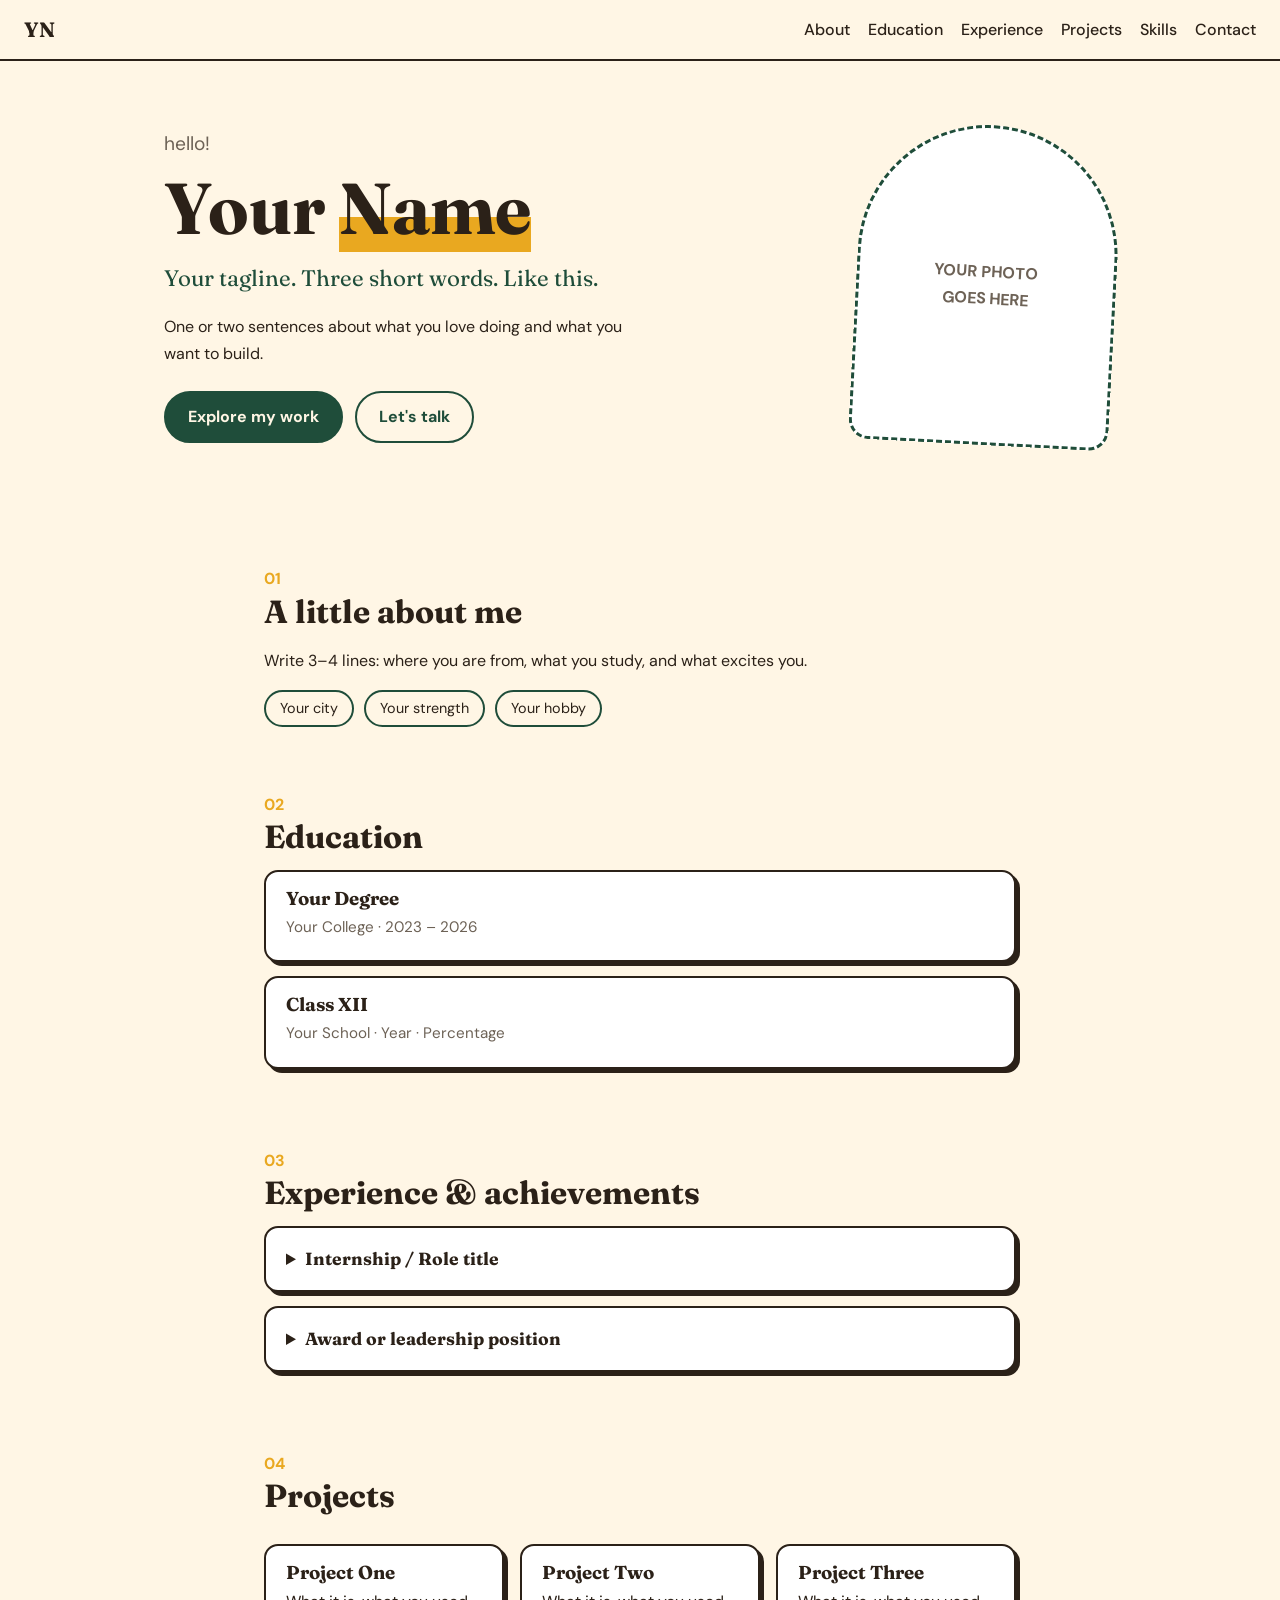
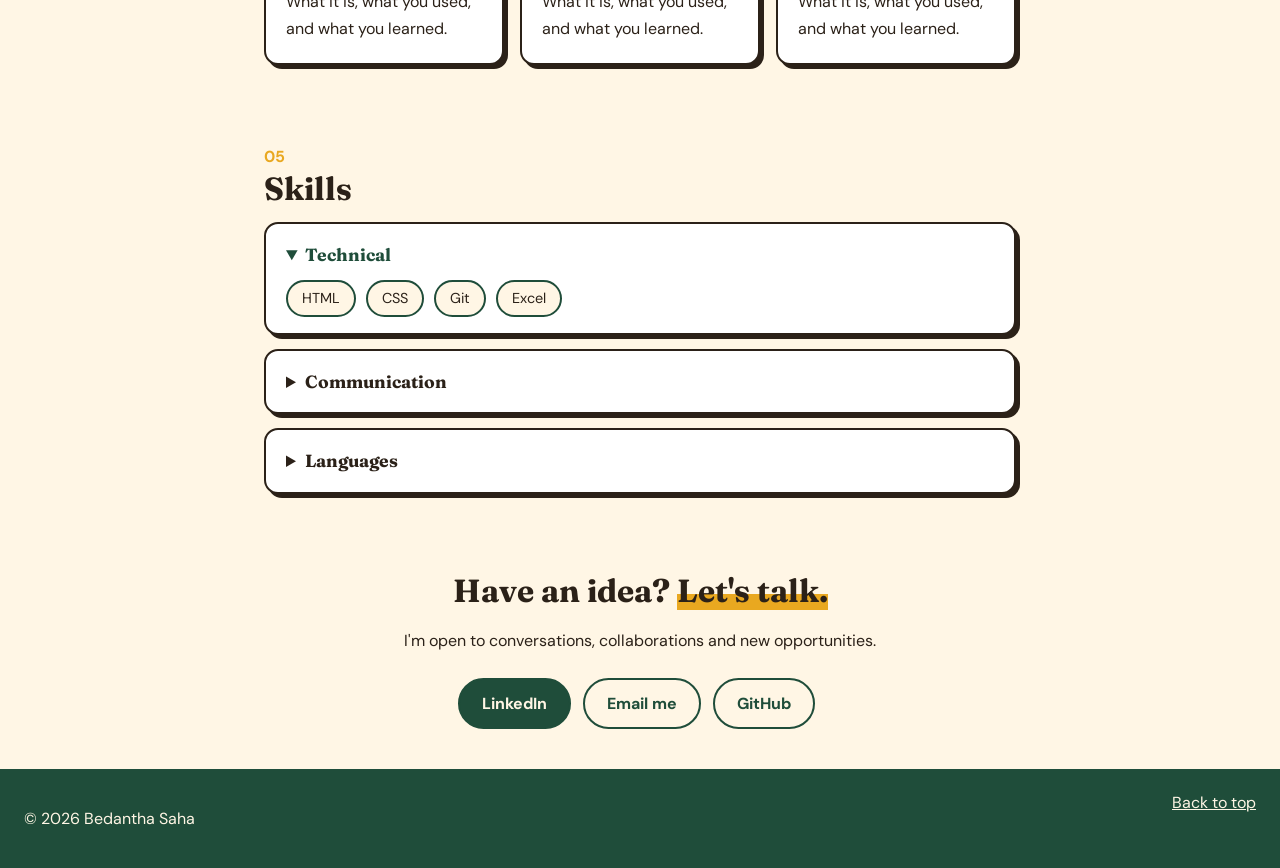
<file: index.html>
<!DOCTYPE html>
<html lang="en">
<head>
  <meta charset="UTF-8">
  <meta name="viewport" content="width=device-width, initial-scale=1">
  <title>Bedantha Saha — Driven by Numbers, Inspired by Possibilities</title>
  <link rel="preconnect" href="https://fonts.googleapis.com">
  <link rel="preconnect" href="https://fonts.gstatic.com" crossorigin>
  <link href="https://fonts.googleapis.com/css2?family=Fraunces:wght@600;700&family=DM+Sans:wght@400;500;700&display=swap" rel="stylesheet">
  <link rel="stylesheet" href="style.css">
</head>
<body>

  <!-- NAVIGATION BAR -->
  <nav class="navbar">
    <a href="#home" class="logo">YN</a>
    <ul class="nav-links">
      <li><a href="#about">About</a></li>
      <li><a href="#education">Education</a></li>
      <li><a href="#experience">Experience</a></li>
      <li><a href="#projects">Projects</a></li>
      <li><a href="#skills">Skills</a></li>
      <li><a href="#contact">Contact</a></li>
    </ul>
  </nav>

  <!-- HERO -->
  <header id="home" class="hero">
    <div class="hero-text">
      <p class="greeting">hello!</p>
      <h1>Your <span class="highlight">Name</span></h1>
      <p class="tagline">Your tagline. Three short words. Like this.</p>
      <p class="intro">One or two sentences about what you love doing and what you want to build.</p>
      <a href="#about" class="btn">Explore my work</a>
      <a href="#contact" class="btn btn-outline">Let's talk</a>
    </div>
    <div class="photo-box">YOUR PHOTO<br>GOES HERE</div>
  </header>

  <main>
    <!-- ABOUT -->
    <section id="about" class="section">
      <span class="num">01</span>
      <h2>A little about me</h2>
      <p>Write 3–4 lines: where you are from, what you study, and what excites you.</p>
      <div class="chip-row">
        <span class="chip">Your city</span>
        <span class="chip">Your strength</span>
        <span class="chip">Your hobby</span>
      </div>
    </section>

    <!-- EDUCATION -->
    <section id="education" class="section">
      <span class="num">02</span>
      <h2>Education</h2>
      <div class="timeline">
        <div class="card">
          <h3>Your Degree</h3>
          <p class="meta">Your College · 2023 – 2026</p>
        </div>
        <div class="card">
          <h3>Class XII</h3>
          <p class="meta">Your School · Year · Percentage</p>
        </div>
      </div>
    </section>

    <!-- EXPERIENCE -->
    <section id="experience" class="section">
      <span class="num">03</span>
      <h2>Experience &amp; achievements</h2>
      <details class="card">
        <summary>Internship / Role title</summary>
        <p class="meta">Company · Duration</p>
        <ul>
          <li>What you did, point one</li>
          <li>What you did, point two</li>
          <li>What you learned</li>
        </ul>
      </details>
      <details class="card">
        <summary>Award or leadership position</summary>
        <p>One line about it and the year.</p>
      </details>
    </section>

    <!-- PROJECTS -->
    <section id="projects" class="section">
      <span class="num">04</span>
      <h2>Projects</h2>
      <div class="grid">
        <div class="card">
          <h3>Project One</h3>
          <p>What it is, what you used, and what you learned.</p>
        </div>
        <div class="card">
          <h3>Project Two</h3>
          <p>What it is, what you used, and what you learned.</p>
        </div>
        <div class="card">
          <h3>Project Three</h3>
          <p>What it is, what you used, and what you learned.</p>
        </div>
      </div>
    </section>

    <!-- SKILLS -->
    <section id="skills" class="section">
      <span class="num">05</span>
      <h2>Skills</h2>
      <details class="card" open>
        <summary>Technical</summary>
        <div class="chip-row">
          <span class="chip">HTML</span><span class="chip">CSS</span><span class="chip">Git</span><span class="chip">Excel</span>
        </div>
      </details>
      <details class="card">
        <summary>Communication</summary>
        <div class="chip-row">
          <span class="chip">Public speaking</span><span class="chip">Teamwork</span>
        </div>
      </details>
      <details class="card">
        <summary>Languages</summary>
        <div class="chip-row">
          <span class="chip">English</span><span class="chip">Hindi</span>
        </div>
      </details>
    </section>

    <!-- CONTACT -->
    <section id="contact" class="section contact">
      <h2>Have an idea? <span class="highlight">Let's talk.</span></h2>
      <p>I'm open to conversations, collaborations and new opportunities.</p>
      <a class="btn" href="https://www.linkedin.com/in/yourprofile">LinkedIn</a>
      <a class="btn btn-outline" href="mailto:you@example.com">Email me</a>
      <a class="btn btn-outline" href="https://github.com/yourusername">GitHub</a>
    </section>
  </main>

  <footer class="footer">
    <p>&copy; 2026 Bedantha Saha</p>
    <a href="#home">Back to top</a>
  </footer>
</body>
</html>
</file>
<file: style.css>
/* ===== Colour palette & fonts (CSS variables) ===== */
:root {
  --cream: #fff6e5;
  --ink: #2b2118;
  --green: #1f4d3a;
  --mustard: #e9a820;
  --card: #ffffff;
  --muted: #6d6256;
  --heading-font: 'Fraunces', serif;
  --body-font: 'DM Sans', sans-serif;
}

/* ===== Element selectors ===== */
* { box-sizing: border-box; }
html { scroll-behavior: smooth; }

body {
  margin: 0;
  font-family: var(--body-font);
  line-height: 1.7;
  color: var(--ink);
  background: var(--cream);
}
h1, h2, h3 { font-family: var(--heading-font); line-height: 1.2; }
a { color: var(--green); }
ul { padding-left: 20px; }

/* ===== Navigation bar: flexbox + sticky positioning ===== */
.navbar {
  position: sticky;
  top: 0;
  z-index: 10;
  display: flex;
  justify-content: space-between;
  align-items: center;
  flex-wrap: wrap;
  gap: 8px;
  padding: 12px 24px;
  background: var(--cream);
  border-bottom: 2px solid var(--ink);
}
.logo {
  font-family: var(--heading-font);
  font-weight: 700;
  font-size: 1.3rem;
  text-decoration: none;
  color: var(--ink);
}
.nav-links { display: flex; flex-wrap: wrap; gap: 18px; list-style: none; margin: 0; padding: 0; }
.nav-links a { text-decoration: none; color: var(--ink); font-weight: 500; }
.nav-links a:hover { color: var(--green); text-decoration: underline; text-decoration-color: var(--mustard); text-decoration-thickness: 3px; }

/* ===== Hero: two columns with flexbox ===== */
.hero {
  display: flex;
  align-items: center;
  justify-content: space-between;
  flex-wrap: wrap;
  gap: 32px;
  max-width: 1000px;
  margin: 0 auto;
  padding: 64px 24px;
}
.hero-text { flex: 1 1 360px; }
.greeting { margin: 0; font-size: 1.2rem; color: var(--muted); }
.hero h1 { margin: 4px 0 8px; font-size: clamp(2.6rem, 8vw, 4.5rem); }
.tagline { font-family: var(--heading-font); font-size: 1.4rem; color: var(--green); margin: 0 0 12px; }
.intro { max-width: 460px; }

/* ID selector (used once) */
#home { scroll-margin-top: 80px; }

/* Highlighted text */
.highlight { background: linear-gradient(transparent 60%, var(--mustard) 60%); }

/* Photo placeholder: replace with an <img> later */
.photo-box {
  flex: 0 1 260px;
  height: 320px;
  display: flex;
  align-items: center;
  justify-content: center;
  text-align: center;
  font-weight: 700;
  color: var(--muted);
  background: var(--card);
  border: 3px dashed var(--green);
  border-radius: 130px 130px 20px 20px;
  transform: rotate(3deg);
}

/* ===== Buttons ===== */
.btn {
  display: inline-block;
  margin: 8px 8px 0 0;
  padding: 10px 22px;
  font-weight: 700;
  text-decoration: none;
  color: var(--cream);
  background: var(--green);
  border: 2px solid var(--green);
  border-radius: 30px;
}
.btn:hover { background: var(--ink); border-color: var(--ink); }
.btn-outline { color: var(--green); background: transparent; }
.btn-outline:hover { color: var(--cream); }

/* ===== Sections ===== */
.section {
  position: relative;
  max-width: 800px;
  margin: 0 auto;
  padding: 56px 24px 8px;
  scroll-margin-top: 60px;
}
.num {
  display: block;
  font-weight: 700;
  color: var(--mustard);
}
.section h2 { margin: 0 0 14px; font-size: 2rem; }

/* ===== Cards ===== */
.card {
  background: var(--card);
  padding: 16px 20px;
  margin: 14px 0;
  border: 2px solid var(--ink);
  border-radius: 14px;
  box-shadow: 4px 4px 0 var(--ink);
}
.card h3 { margin: 0 0 4px; }
.card p { margin: 4px 0; }
.meta { color: var(--muted); font-size: 0.95rem; }

/* Expandable cards */
details summary { cursor: pointer; font-family: var(--heading-font); font-weight: 700; font-size: 1.1rem; }
details[open] summary { margin-bottom: 8px; color: var(--green); }

/* ===== Grid for project cards ===== */
.grid {
  display: grid;
  grid-template-columns: repeat(auto-fit, minmax(220px, 1fr));
  gap: 16px;
}

/* ===== Chips ===== */
.chip-row { display: flex; flex-wrap: wrap; gap: 10px; margin-top: 10px; }
.chip {
  padding: 4px 14px;
  font-size: 0.9rem;
  background: var(--cream);
  border: 2px solid var(--green);
  border-radius: 20px;
}
.chip:hover { background: var(--mustard); }

/* ===== Contact + footer ===== */
.contact { text-align: center; padding-bottom: 40px; }
.footer {
  display: flex;
  justify-content: space-between;
  padding: 20px 24px;
  color: var(--cream);
  background: var(--green);
}
.footer a { color: var(--cream); }

/* ===== Mobile ===== */
@media (max-width: 600px) {
  .navbar { justify-content: center; }
  .photo-box { height: 240px; }
}
</file>
